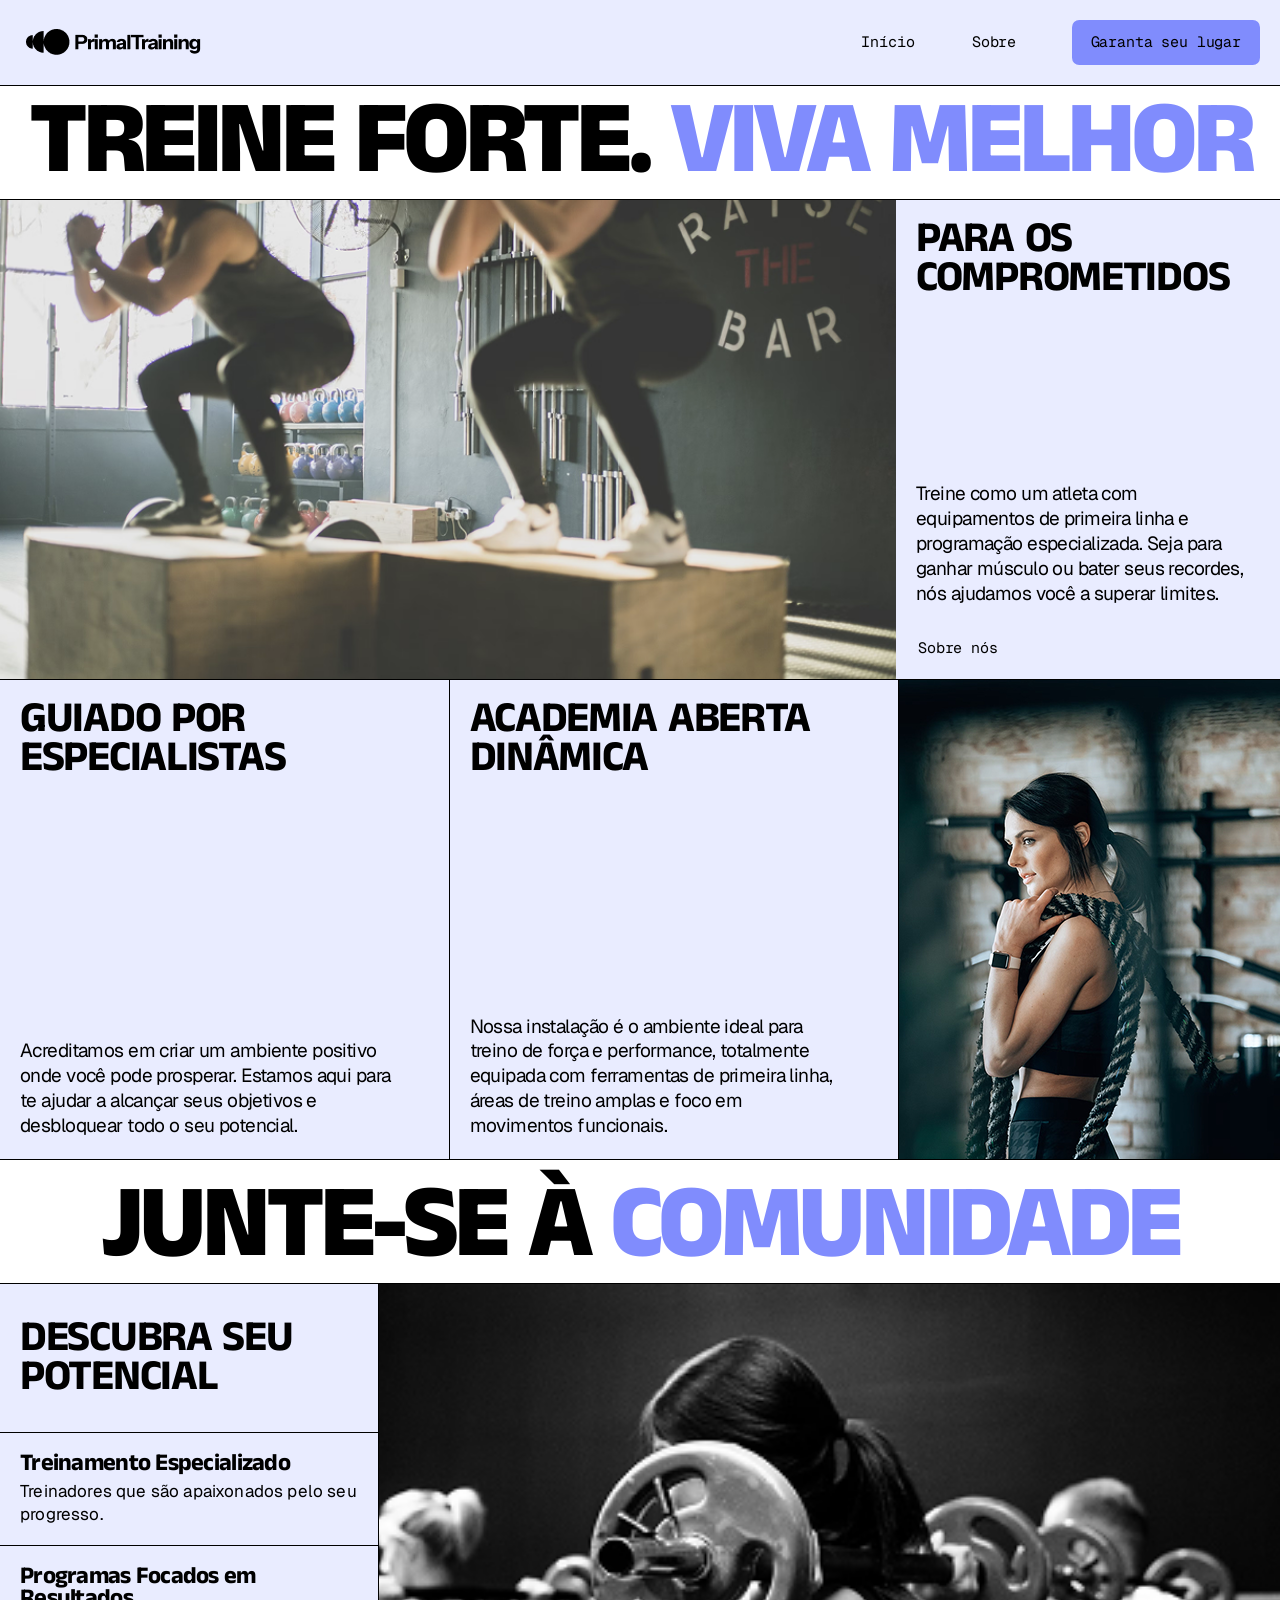
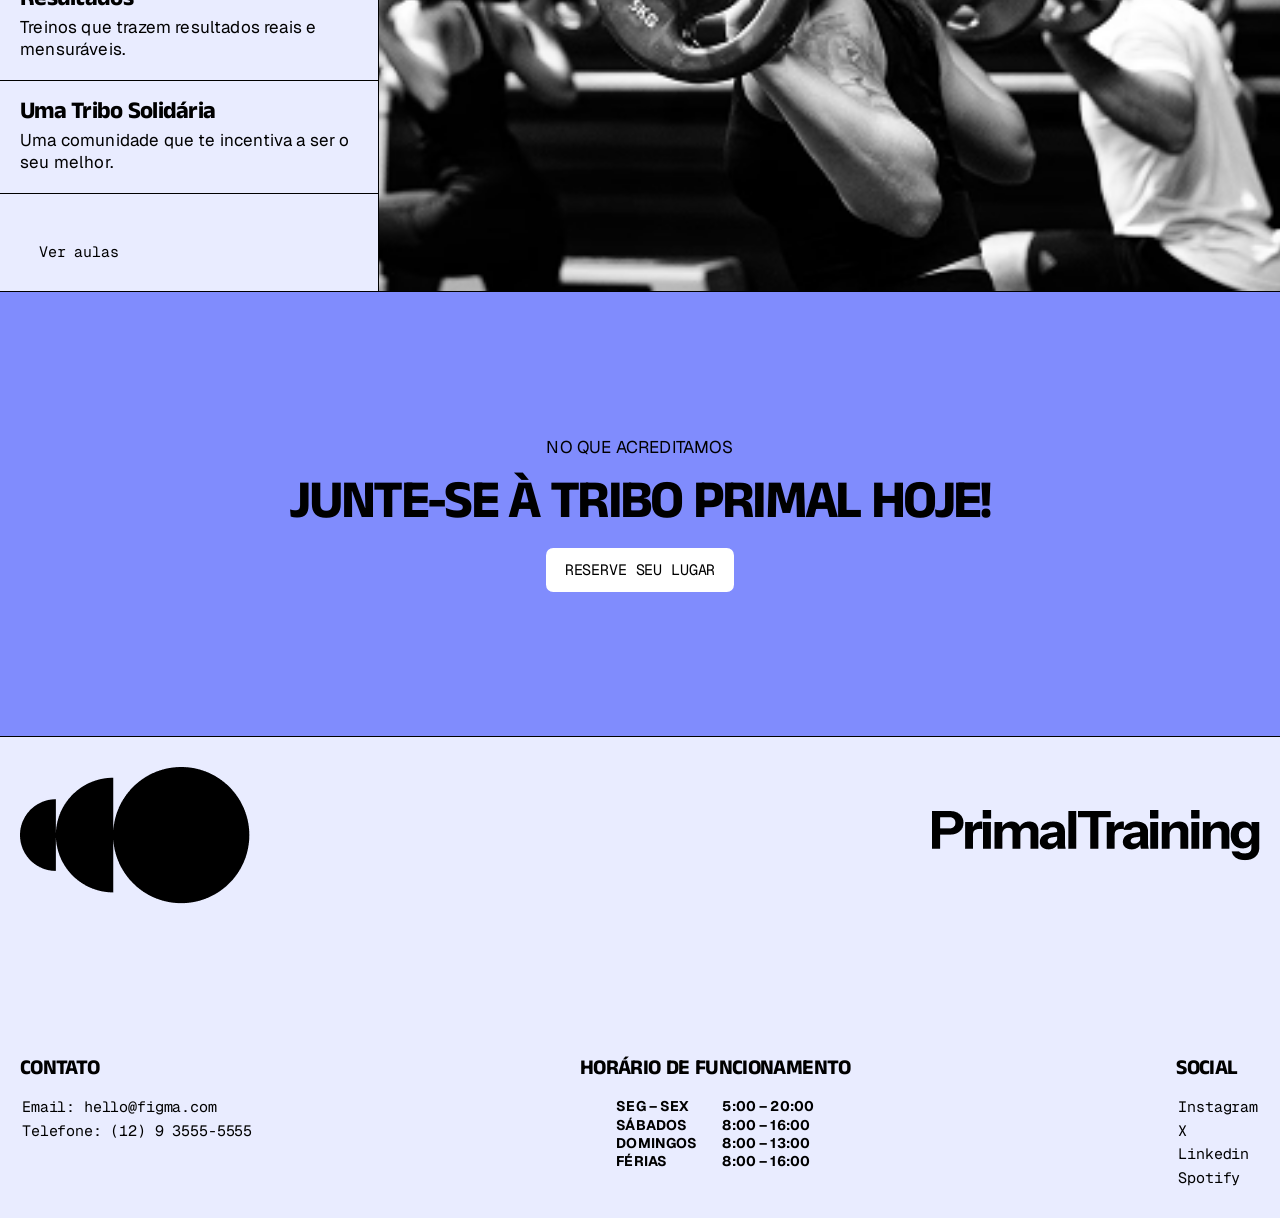
<file: index.html>
<!DOCTYPE html>
<html lang="pt-Br">

<head>
    <meta charset="UTF-8">
    <meta name="viewport" content="width=device-width, initial-scale=1.0">
    <meta name="description"
        content="Primal Training: treino de força e condicionamento funcional com treinadores especialistas e uma comunidade que te impulsiona.">
    <meta name="theme-color" content="#E9ECFF">

    <link rel="stylesheet" href="./assets/css/style.css">
    <link rel="stylesheet" href="./assets/css/responsive.css">

    <link rel="preconnect" href="https://fonts.googleapis.com">
    <link rel="preconnect" href="https://fonts.gstatic.com" crossorigin>
    <link
        href="https://fonts.googleapis.com/css2?family=Anek+Tamil:wght@100..800&family=Geist+Mono:ital,wght@0,100..900;1,100..900&family=Geist:ital,wght@0,100..900;1,100..900&display=swap"
        rel="stylesheet">

    <title>PrimalTraining</title>

    <link rel="shortcut icon" href="./assets/img/vector/logo/Vector.png" type="image/x-icon">
</head>

<body>
    <!-- header -->
    <header>
        <a href="index.html" aria-label="PrimalTraining - página inicial">
            <img src="./assets/img/vector/logo/Logo.png" alt="PrimalTraining">
        </a>

        <nav aria-label="Principal">
            <a class="nav-link" href="index.html" aria-current="page">Início</a>
            <a class="nav-link" href="about.html">Sobre</a>
            <a class="nav-button" href="reserve.html">Garanta seu lugar</a>
        </nav>
    </header>

    <!-- main -->
    <main>
        <!-- beginning -->
        <section class="beginning">
            <h1>TREINE FORTE. <span>VIVA MELHOR</span></h1>
        </section>

        <!-- about -->
        <section class="about">
            <div class="about-img">
                <img src="./assets/img/Image-woman(4).png" alt="Mulher fazendo agachamento" fetchpriority="high"
                    decoding="async">
            </div>

            <div class="about-text">
                <h2>PARA OS COMPROMETIDOS</h2>

                <div class="about-text-p">
                    <p>Treine como um atleta com equipamentos de primeira linha e programação especializada. Seja para
                        ganhar músculo ou bater seus recordes, nós ajudamos você a superar limites.</p>

                    <a href="about.html">Sobre nós</a>
                </div>
            </div>
        </section>

        <!-- experience -->
        <section class="experience">
            <div class="experience-div">
                <h2>GUIADO POR ESPECIALISTAS</h2>

                <p>Acreditamos em criar um ambiente positivo onde você pode prosperar. Estamos aqui para te ajudar a
                    alcançar seus objetivos e desbloquear todo o seu potencial.</p>
            </div>

            <div class="experience-div">
                <h2>ACADEMIA ABERTA DINÂMICA</h2>

                <p>Nossa instalação é o ambiente ideal para treino de força e performance, totalmente equipada com
                    ferramentas de primeira linha, áreas de treino amplas e foco em movimentos funcionais.</p>
            </div>

            <div class="experience-img">
                <img src="./assets/img/Image-woman(5).png" alt="Aluna treinando na Primal Training" loading="lazy"
                    decoding="async">
            </div>
        </section>

        <!-- comunity -->
        <section class="comunity">
            <h1>JUNTE-SE À <span>COMUNIDADE</span></h1>
        </section>

        <!-- class -->
        <section class="class">
            <div class="class-class">
                <div class="class-title">
                    <h2>DESCUBRA SEU POTENCIAL</h2>
                </div>

                <div class="class-about">
                    <h4>Treinamento Especializado</h4>

                    <p>Treinadores que são apaixonados pelo seu progresso.</p>
                </div>

                <div class="class-about">
                    <h4>Programas Focados em Resultados</h4>

                    <p>Treinos que trazem resultados reais e mensuráveis.</p>
                </div>

                <div class="class-about">
                    <h4>Uma Tribo Solidária</h4>

                    <p>Uma comunidade que te incentiva a ser o seu melhor.</p>
                </div>

                <a href="reserve.html">Ver aulas</a>
            </div>

            <div class="class-img">
                <img src="./assets/img/Image-woman(2).png" alt="Aluna em aula na Primal Training" loading="lazy"
                    decoding="async"">
            </div>
        </section>

        <!-- reserve -->
        <section class=" reserve">
                <div class="reserve-text">
                    <p>NO QUE ACREDITAMOS</p>

                    <h3>JUNTE-SE À TRIBO PRIMAL HOJE!</h3>

                    <a href="reserve.html">RESERVE SEU LUGAR</a>
                </div>
        </section>
    </main>

    <!-- footer -->
    <footer>
        <!-- logo -->
        <section class="logo">
            <img src="./assets/img/vector/logo/Vector (1).png" alt="vector-logo" loading="lazy" decoding="async">
            <img src="./assets/img/vector/logo/PrimalTraining.png" alt="PrimalTraining" loading="lazy" decoding="async">
        </section>

        <!-- contact -->
        <section class="contact">
            <div class="contact-text">
                <h5>CONTATO</h5>

                <div class="address">
                    <a href="mailto:seuemail@exemplo.com">Email: hello@figma.com</a>
                    <a href="tel:+12935555555">Telefone: (12) 9 3555-5555</a>
                </div>
            </div>

            <div class="contact-hours">
                <h5>HORÁRIO DE FUNCIONAMENTO</h5>

                <div class="days-hours">
                    <div class="days">
                        <p>SEG – SEX</p>
                        <p>SÁBADOS</p>
                        <p>DOMINGOS</p>
                        <p>FÉRIAS</p>
                    </div>

                    <div class="hours">
                        <p>5:00 – 20:00</p>
                        <p>8:00 – 16:00</p>
                        <p>8:00 – 13:00</p>
                        <p>8:00 – 16:00</p>
                    </div>
                </div>
            </div>

            <div class="contact-social">
                <h5>SOCIAL</h5>

                <div class="social-link">
                    <a href="https://www.instagram.com/" target="_blank" rel="noopener noreferrer">Instagram</a>
                    <a href="https://x.com/" target="_blank" rel="noopener noreferrer">X</a>
                    <a href="https://br.linkedin.com/" target="_blank" rel="noopener noreferrer">Linkedin</a>
                    <a href="https://open.spotify.com/intl-pt/" target="_blank" rel="noopener noreferrer">Spotify</a>
                </div>
            </div>
        </section>
    </footer>

    <script src="./assets/js/script.js" defer></script>
</body>

</html>
</file>
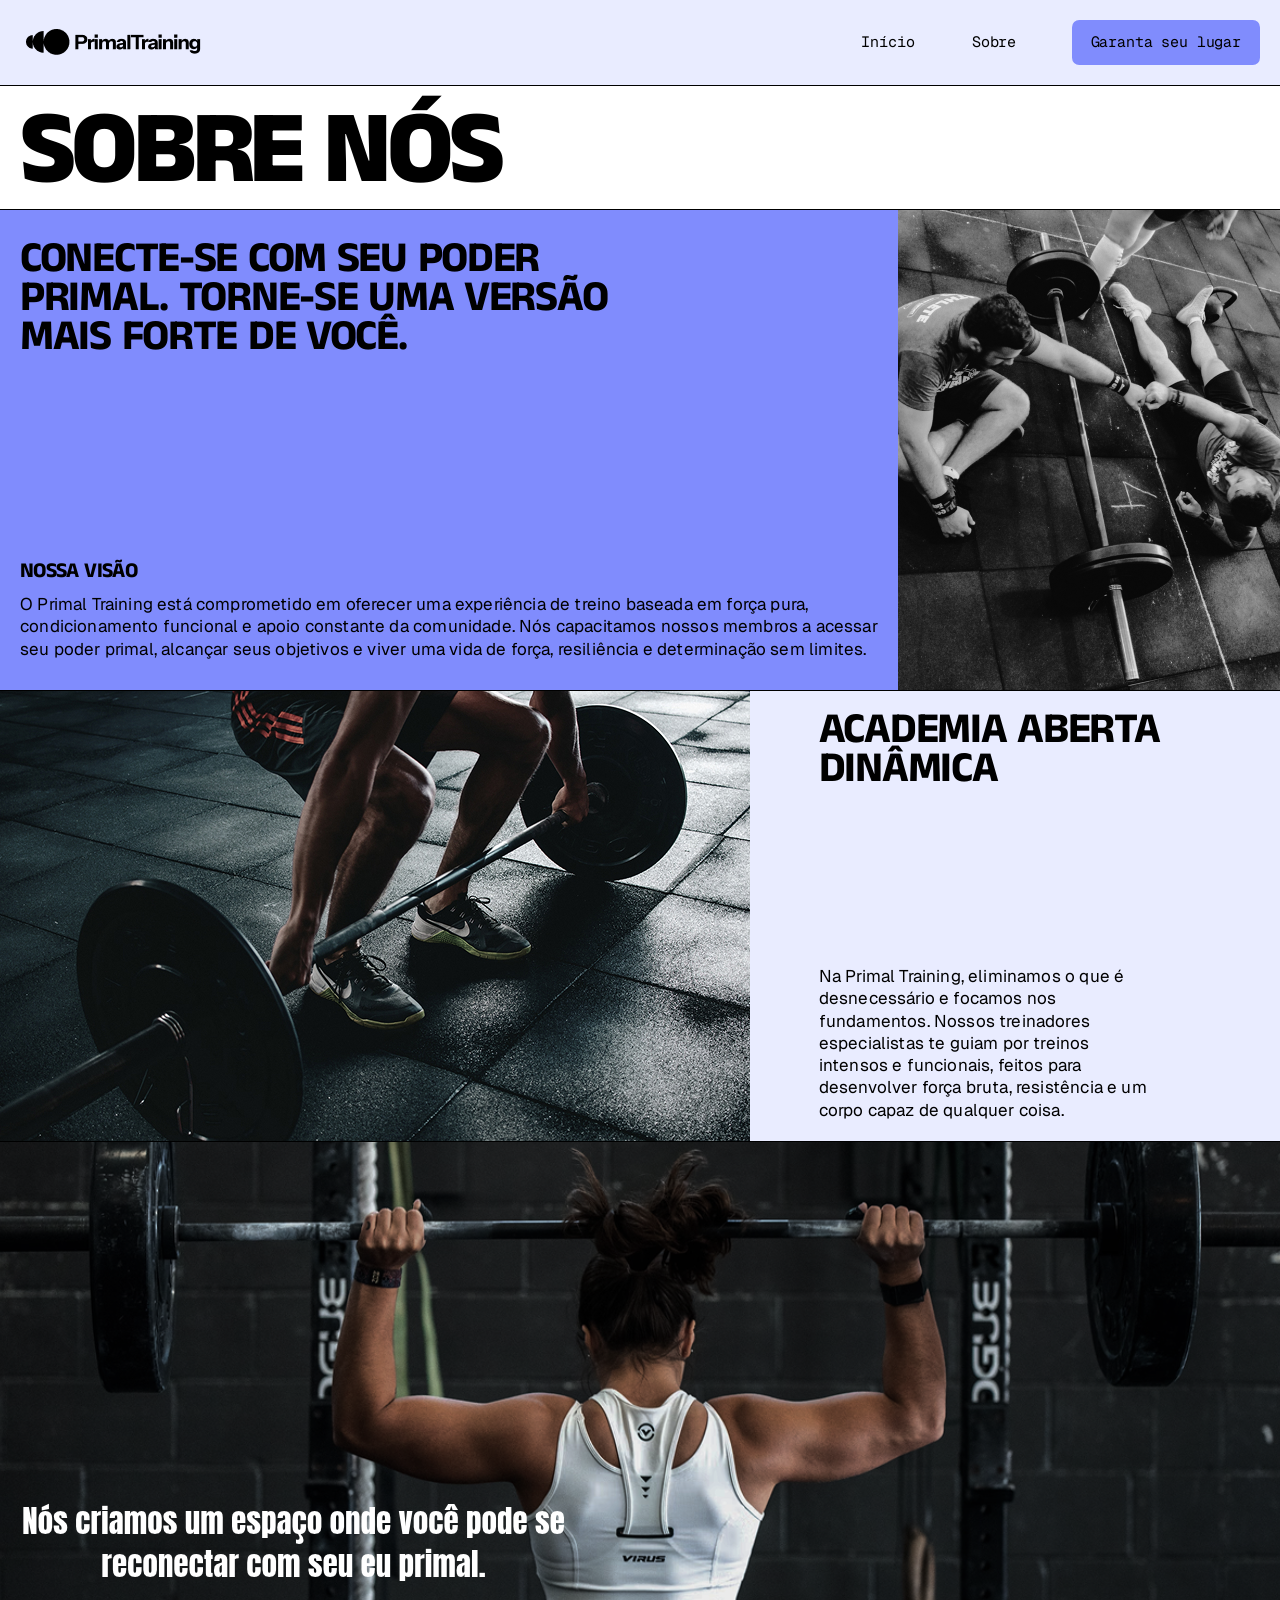
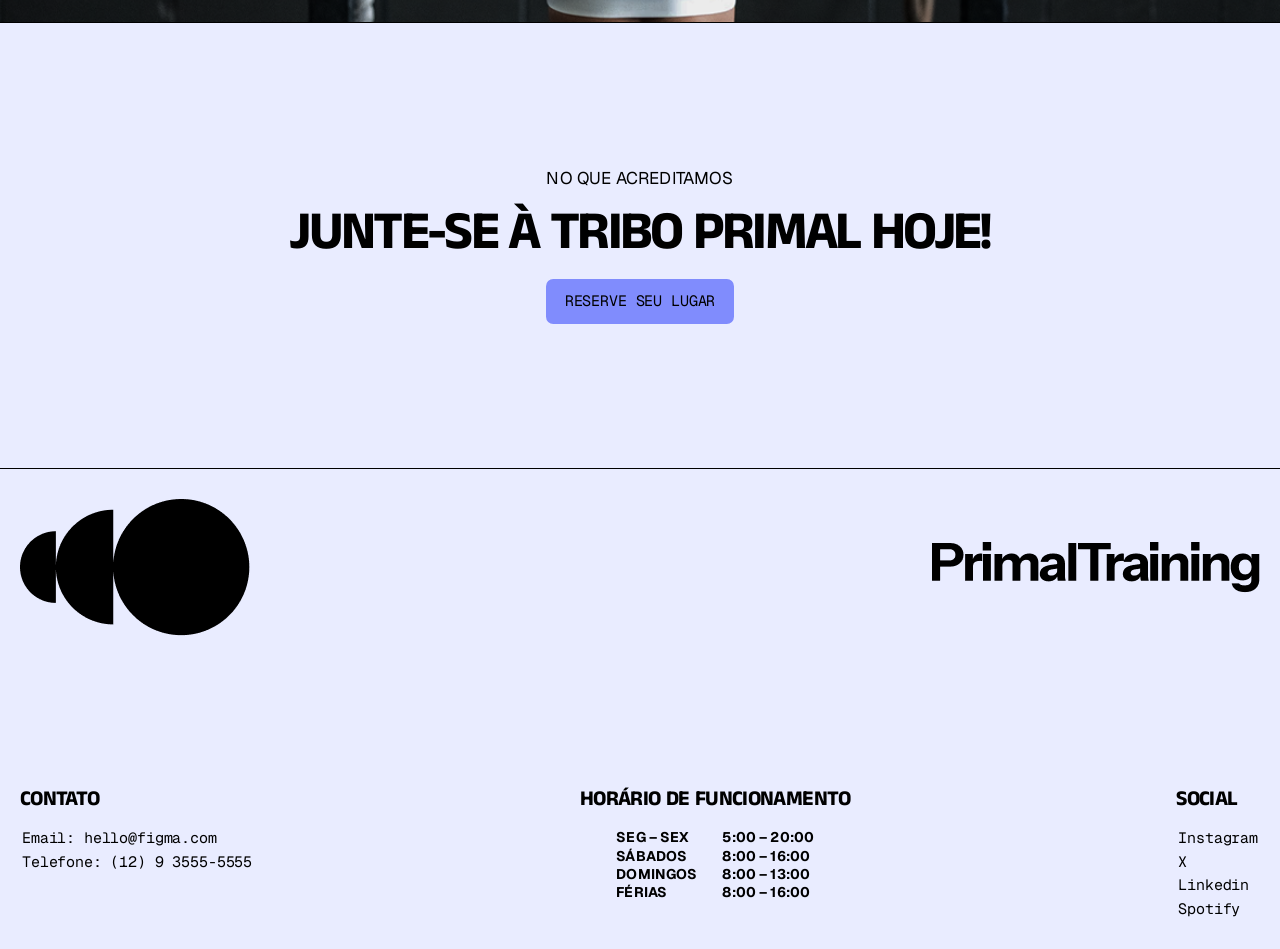
<file: about.html>
<!DOCTYPE html>
<html lang="pt-BR">

<head>
    <meta charset="UTF-8">
    <meta name="viewport" content="width=device-width, initial-scale=1.0">
    <meta name="description"
        content="Conheça a visão da Primal Training: força pura, condicionamento funcional e apoio constante da comunidade.">
    <meta name="theme-color" content="#E9ECFF">

    <link rel="stylesheet" href="./assets/css/style.css">
    <link rel="stylesheet" href="./assets/css/responsive.css">

    <link rel="preconnect" href="https://fonts.googleapis.com">
    <link rel="preconnect" href="https://fonts.gstatic.com" crossorigin>
    <link
        href="https://fonts.googleapis.com/css2?family=Anek+Tamil:wght@100..800&family=Geist+Mono:ital,wght@0,100..900;1,100..900&family=Geist:ital,wght@0,100..900;1,100..900&display=swap"
        rel="stylesheet">

    <title>PrimalTraining - Sobre nós</title>

    <link rel="shortcut icon" href="./assets/img/vector/logo/Vector.png" type="image/x-icon">
</head>

<body>
    <!-- header -->
    <header>
        <a href="index.html" aria-label="PrimalTraining - página inicial">
            <img src="./assets/img/vector/logo/Logo.png" alt="PrimalTraining">
        </a>

        <nav aria-label="Principal">
            <a class="nav-link" href="index.html">Início</a>
            <a class="nav-link" href="about.html" aria-current="page">Sobre</a>
            <a class="nav-button" href="reserve.html">Garanta seu lugar</a>
        </nav>
    </header>

    <!-- main -->
    <main>
        <!-- beginning-about -->
        <section class="beginning-about">
            <h1>SOBRE NÓS</h1>
        </section>

        <!-- info -->
        <section class="info">
            <div class="info-text">
                <h2>CONECTE-SE COM SEU PODER PRIMAL. TORNE-SE UMA VERSÃO MAIS FORTE DE VOCÊ.</h2>

                <div class="info-text-div2">
                    <h5>NOSSA VISÃO</h5>

                    <p>O Primal Training está comprometido em oferecer uma experiência de treino baseada em força pura,
                        condicionamento funcional e apoio constante da comunidade. Nós capacitamos nossos membros a
                        acessar
                        seu poder primal, alcançar seus objetivos e viver uma vida de força, resiliência e determinação
                        sem
                        limites.</p>
                </div>
            </div>

            <div class="info-img">
                <img src="./assets/img/Image-man.jpg" alt="Aluno treinando na Primal Training" fetchpriority="high"
                    decoding="async">
            </div>
        </section>

        <!-- info-2 -->
        <section class="info-2">
            <div class="indo-2-img">
                <img src="./assets/img/Image-2.jpg" alt="Área de treino da academia" loading="lazy" decoding="async">
            </div>

            <div class="info-2-text">
                <h2>ACADEMIA ABERTA DINÂMICA</h2>

                <p>Na Primal Training, eliminamos o que é desnecessário e focamos nos fundamentos. Nossos treinadores
                    especialistas te guiam por treinos intensos e funcionais, feitos para desenvolver força bruta,
                    resistência e um corpo capaz de qualquer coisa.</p>
            </div>
        </section>

        <!-- image -->
        <section class="image">
            <img src="./assets/img/Inserir um título.png" alt="Banner da Primal Training" loading="lazy"
                decoding="async">
        </section>

        <!-- about-reserve -->
        <section class="about-reserve">
            <div class="about-reserve-text">
                <p>NO QUE ACREDITAMOS</p>

                <h3>JUNTE-SE À TRIBO PRIMAL HOJE!</h3>

                <a href="reserve.html">RESERVE SEU LUGAR</a>
            </div>
        </section>
    </main>

    <!-- footer -->
    <footer>
        <!-- logo -->
        <section class="logo">
            <img src="./assets/img/vector/logo/Vector (1).png" alt="vector-logo" loading="lazy" decoding="async">
            <img src="./assets/img/vector/logo/PrimalTraining.png" alt="PrimalTraining" loading="lazy" decoding="async">
        </section>

        <!-- contact -->
        <section class="contact">
            <div class="contact-text">
                <h5>CONTATO</h5>

                <div class="address">
                    <a href="mailto:seuemail@exemplo.com">Email: hello@figma.com</a>
                    <a href="tel:+12935555555">Telefone: (12) 9 3555-5555</a>
                </div>
            </div>

            <div class="contact-hours">
                <h5>HORÁRIO DE FUNCIONAMENTO</h5>

                <div class="days-hours">
                    <div class="days">
                        <p>SEG – SEX</p>
                        <p>SÁBADOS</p>
                        <p>DOMINGOS</p>
                        <p>FÉRIAS</p>
                    </div>

                    <div class="hours">
                        <p>5:00 – 20:00</p>
                        <p>8:00 – 16:00</p>
                        <p>8:00 – 13:00</p>
                        <p>8:00 – 16:00</p>
                    </div>
                </div>
            </div>

            <div class="contact-social">
                <h5>SOCIAL</h5>

                <div class="social-link">
                    <a href="https://www.instagram.com/" target="_blank" rel="noopener noreferrer">Instagram</a>
                    <a href="https://x.com/" target="_blank" rel="noopener noreferrer">X</a>
                    <a href="https://br.linkedin.com/" target="_blank" rel="noopener noreferrer">Linkedin</a>
                    <a href="https://open.spotify.com/intl-pt/" target="_blank" rel="noopener noreferrer">Spotify</a>
                </div>
            </div>
        </section>
    </footer>

    <script src="./assets/js/script.js" defer></script>
</body>

</html>
</file>
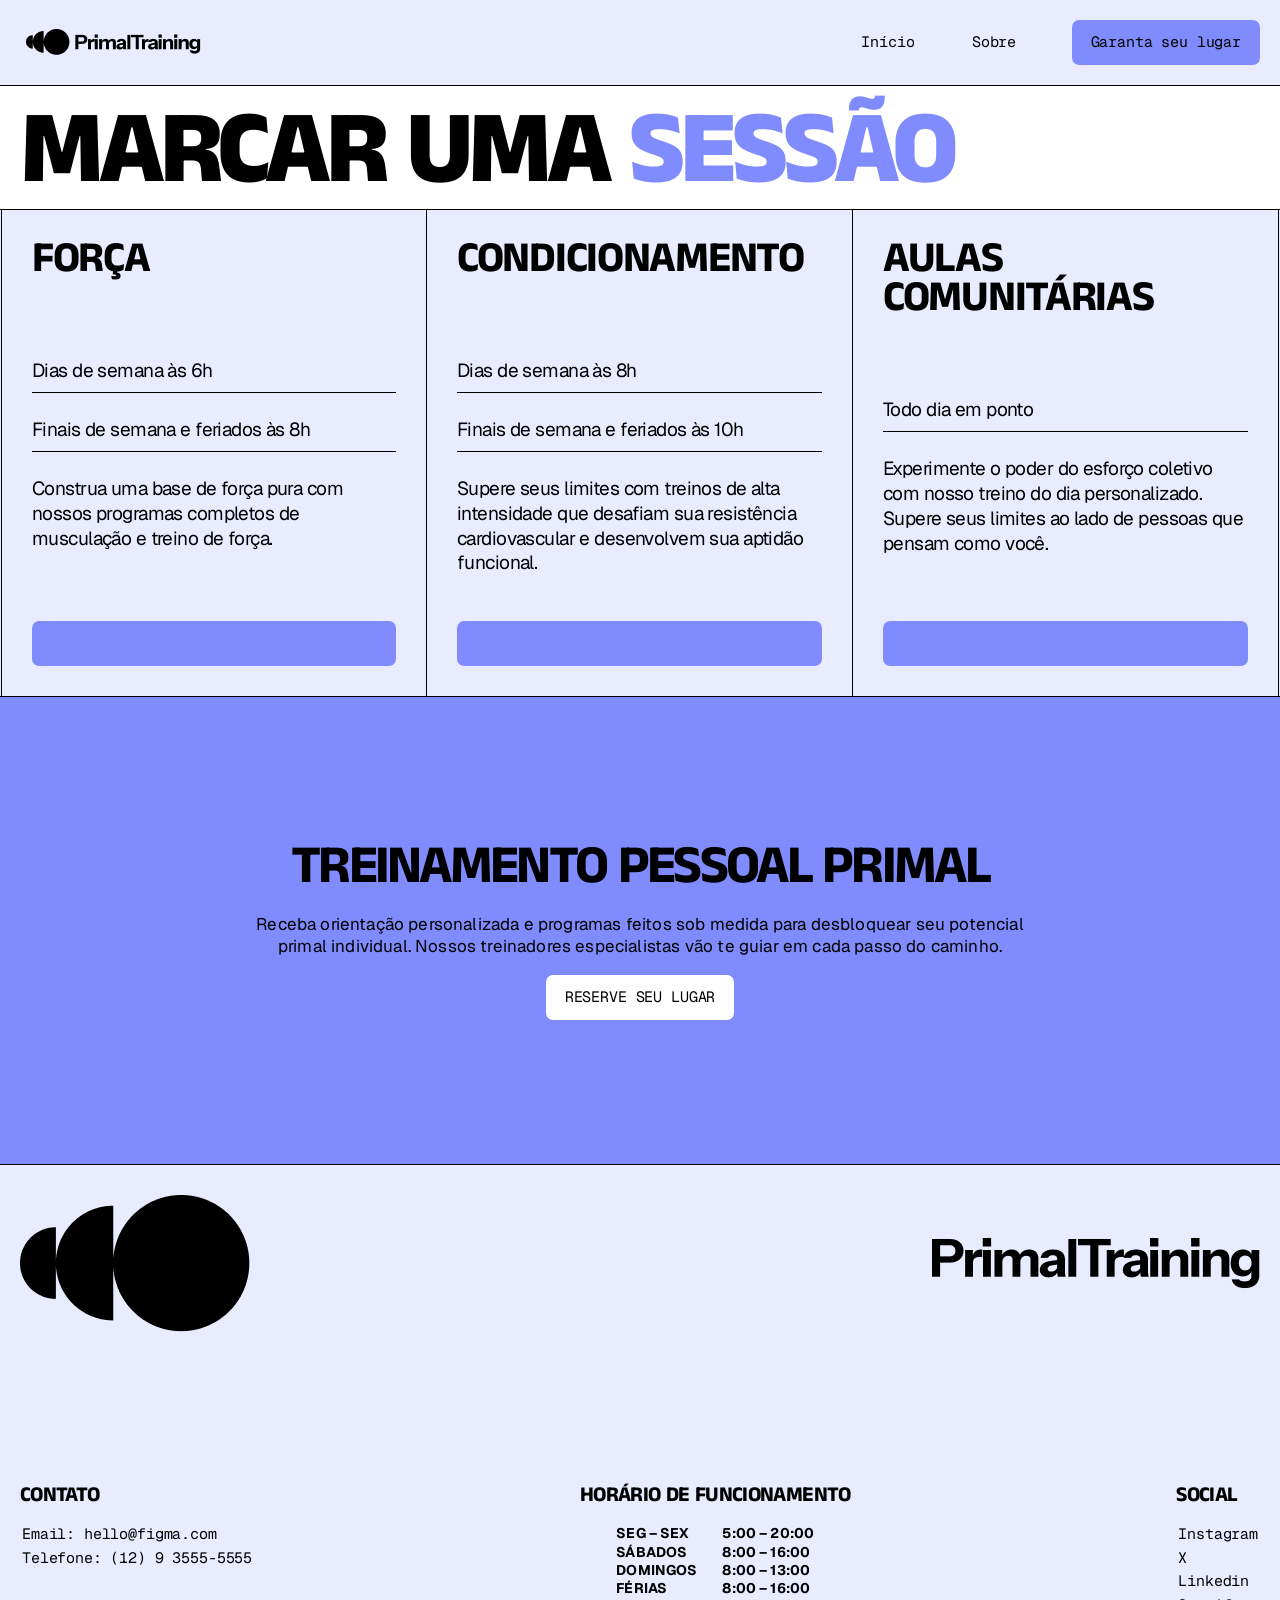
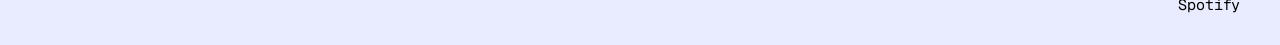
<file: reserve.html>
<!DOCTYPE html>
<html lang="pt-BR">

<head>
    <meta charset="UTF-8">
    <meta name="viewport" content="width=device-width, initial-scale=1.0">
    <meta name="description"
        content="Reserve sua sessão de força, condicionamento ou aula comunitária na Primal Training.">
    <meta name="theme-color" content="#E9ECFF">

    <link rel="stylesheet" href="./assets/css/style.css">
    <link rel="stylesheet" href="./assets/css/responsive.css">

    <link rel="preconnect" href="https://fonts.googleapis.com">
    <link rel="preconnect" href="https://fonts.gstatic.com" crossorigin>
    <link
        href="https://fonts.googleapis.com/css2?family=Anek+Tamil:wght@100..800&family=Geist+Mono:ital,wght@0,100..900;1,100..900&family=Geist:ital,wght@0,100..900;1,100..900&display=swap"
        rel="stylesheet">

    <title>PrimalTraining - Reserva</title>

    <link rel="shortcut icon" href="./assets/img/vector/logo/Vector.png" type="image/x-icon">
</head>

<body>
    <!-- header -->
    <header>
        <a href="index.html" aria-label="PrimalTraining - página inicial">
            <img src="./assets/img/vector/logo/Logo.png" alt="PrimalTraining">
        </a>

        <nav>
            <a class="nav-link" href="index.html">Início</a>
            <a class="nav-link" href="about.html">Sobre</a>
            <a class="nav-button" href="reserve.html" aria-current="page">Garanta seu lugar</a>
        </nav>
    </header>

    <!-- main -->
    <main>
        <!-- beginning-reserve -->
        <section class="beginning-reserve">
            <h1>MARCAR UMA <span>SESSÃO</span></h1>
        </section>

        <!-- sessions -->
        <section class="sessions">
            <div class="sessions-div">
                <div class="sessions-div-text">
                    <h2>FORÇA</h2>

                    <div class="sessions-text-text">
                        <p>Dias de semana às 6h</p>
                        <p>Finais de semana e feriados às 8h</p>
                        <p class="sessions-p">Construa uma base de força pura com nossos programas completos de
                            musculação e treino de
                            força.
                        </p>
                    </div>
                </div>

                <button type="button">R$ 75,99</button>
            </div>

            <div class="sessions-div-2">
                <div class="sessions-div-text-2">
                    <h2>CONDICIONAMENTO</h2>

                    <div class="sessions-text-text">
                        <p>Dias de semana às 8h</p>
                        <p>Finais de semana e feriados às 10h</p>
                        <p class="sessions-p">Supere seus limites com treinos de alta intensidade que desafiam sua
                            resistência cardiovascular e desenvolvem sua aptidão funcional.
                        </p>
                    </div>
                </div>

                <button type="button">R$ 99,99</button>
            </div>

            <div class="sessions-div-3">
                <div class="sessions-div-text-3">
                    <h2>AULAS COMUNITÁRIAS</h2>

                    <div class="sessions-text-text">
                        <p>Todo dia em ponto</p>
                        <p class="sessions-p">Experimente o poder do esforço coletivo com nosso treino do dia
                            personalizado. Supere seus limites ao lado de pessoas que pensam como você.
                        </p>
                    </div>
                </div>

                <button type="button">R$ 9,99</button>
            </div>
        </section>

        <!-- reserve-reserve -->
        <section class="reserve-reserve">
            <div class="reserve-reserve-text">
                <h3>TREINAMENTO PESSOAL PRIMAL</h3>

                <p>Receba orientação personalizada e programas feitos sob medida para desbloquear seu potencial primal
                    individual. Nossos treinadores especialistas vão te guiar em cada passo do caminho.</p>

                <button class="reserve-button" type="button">RESERVE SEU LUGAR</button>
            </div>
        </section>
    </main>

    <!-- footer -->
    <footer>
        <!-- logo -->
        <section class="logo">
            <img src="./assets/img/vector/logo/Vector (1).png" alt="vector-logo" loading="lazy" decoding="async">
            <img src="./assets/img/vector/logo/PrimalTraining.png" alt="PrimalTraining" loading="lazy" decoding="async">
        </section>

        <!-- contact -->
        <section class="contact">
            <div class="contact-text">
                <h5>CONTATO</h5>

                <div class="address">
                    <a href="mailto:seuemail@exemplo.com">Email: hello@figma.com</a>
                    <a href="tel:+12935555555">Telefone: (12) 9 3555-5555</a>
                </div>
            </div>

            <div class="contact-hours">
                <h5>HORÁRIO DE FUNCIONAMENTO</h5>

                <div class="days-hours">
                    <div class="days">
                        <p>SEG – SEX</p>
                        <p>SÁBADOS</p>
                        <p>DOMINGOS</p>
                        <p>FÉRIAS</p>
                    </div>

                    <div class="hours">
                        <p>5:00 – 20:00</p>
                        <p>8:00 – 16:00</p>
                        <p>8:00 – 13:00</p>
                        <p>8:00 – 16:00</p>
                    </div>
                </div>
            </div>

            <div class="contact-social">
                <h5>SOCIAL</h5>

                <div class="social-link">
                    <a href="https://www.instagram.com/" target="_blank" rel="noopener noreferrer">Instagram</a>
                    <a href="https://x.com/" target="_blank" rel="noopener noreferrer">X</a>
                    <a href="https://br.linkedin.com/" target="_blank" rel="noopener noreferrer">Linkedin</a>
                    <a href="https://open.spotify.com/intl-pt/" target="_blank" rel="noopener noreferrer">Spotify</a>
                </div>
            </div>
        </section>
    </footer>

    <!-- form -->
    <form class="form-help" action="https://formcarry.com/s/_xdDOt3_zpa" method="POST" enctype="multipart/form-data"
        role="dialog" aria-modal="true" aria-label="Reserve seu lugar" inert>
        <select class="form-select" name="sessao" aria-label="Sessão" required>
            <option class="select-option" value="" selected disabled>-- Selecione uma sessão --</option>
            <option value="forca">-- Força - R$ 75,99 --</option>
            <option value="condicionamento">-- Condicionamento - R$ 99,99 --</option>
            <option value="aula">-- Aula Comunitária - R$ 9,99 --</option>
        </select>

        <input class="input-name" type="text" name="nome" placeholder="SEU NOME" aria-label="Seu nome"
            autocomplete="name" required>

        <input class="input-number" type="tel" name="telefone" placeholder="(00) 0 0000-0000" aria-label="Seu telefone"
            autocomplete="tel" inputmode="tel" maxlength="16" pattern="\(\d{2}\) \d \d{4}-\d{4}"
            title="Use o formato (00) 0 0000-0000" required>

        <input class="input-email" type="email" name="email" placeholder=" SEU EMAIL" aria-label="Seu email"
            autocomplete="email" required>

        <input class="input-data" type="date" name="data" aria-label="Data da sessão" required>
        <!-- <input type="datetime-local" name="datahora" required> -->

        <select class="form-select" name="hora" required>
            <option class="select-option" value="" selected disabled>-- Selecione um horário --</option>
            <option value="05:00">05:00</option>
            <option value="06:00">06:00</option>
            <option value="07:00">07:00</option>
            <option value="08:00">08:00</option>
            <option value="09:00">09:00</option>
            <option value="10:00">10:00</option>
            <option value="11:00">11:00</option>
            <option value="12:00">12:00</option>
            <option value="13:00">13:00</option>
            <option value="14:00">14:00</option>
            <option value="15:00">15:00</option>
            <option value="16:00">16:00</option>
            <option value="17:00">17:00</option>
            <option value="18:00">18:00</option>
            <option value="19:00">19:00</option>
            <option value="20:00">20:00</option>
        </select>

        <textarea class="input-text" name="problema" aria-label="O que mais te incomoda e quer melhorar"
            placeholder="DIGITE O QUE MAIS TE INCOMODA E QUER MELHORAR!" required></textarea>

        <p class="form-status" role="status" aria-live="polite"></p>

        <button class="form-reserve-button" type="submit">RESERVE SEU LUGAR</button>
    </form>

    <!-- mask -->
    <div class="form-mask"></div>

    <script src="./assets/js/script.js" defer></script>
</body>

</html>
</file>
<file: assets/css/style.css>
/* style global */
:root {
    /* color */
    --txt-color-black: #000000;
    --txt-color-blue: #808CFD;
    --txt-color-white: #FFFFFF;

    /* background-color */
    --background-color-black: #000000;
    --background-color-blue: #808CFD;
    --background-color-light-grey: #E9ECFF;
    --background-color-white: #FFFFFF;

    /* layout */
    --max-width: 1440px;
    --gutter: 20px;
    --line: 1px solid var(--background-color-black);
    --radius-btn: 7.25px;

    /* typography */
    --primary-font: "Anek Tamil", sans-serif;
    --secondary-font: "Geist", sans-serif;
    --tertiary-font: "Geist Mono", monospace;

    /* font-size */
    --p3-font-size: 0.875rem;
    --a-btn-font-size: 0.9375rem;
    --p2-font-size: 1.0625rem;
    --p1-font-size: 1.1875rem;
    --h5-font-size: clamp(1.125rem, 0.4vw + 1rem, 1.375rem);
    --h4-font-size: clamp(1.25rem, 0.5vw + 1.1rem, 1.5625rem);
    --h2-font-size: clamp(1.75rem, 1.6vw + 1.4rem, 2.8125rem);
    --h3-font-size: clamp(2rem, 2.2vw + 1.6rem, 3.5625rem);
    --h1-font-size: clamp(2.75rem, 8.06vw, 7.25rem);

    /* font-weight */
    --p-1-2-a-btn-font-weight: 400;
    --h-2-3-4-5-p-3-font-weight: 700;
    --h1-font-weight: 800;

    /* font-family */
    --h-1-2-3-4-5-font-family: var(--primary-font);
    --p-1-2-3-font-family: var(--secondary-font);
    --a-btn-font-family: var(--tertiary-font);

    /* line-height */
    --h-2-4-line-height: 91%;
    --h3-line-height: 100%;
    --h1-a-btn-line-height: 110%;
    --h5-p-1-2-3-line-height: 131%;

    /* letter-spacing */
    --p-2-3-letter-spacing: 0.01em;
    --a-btn-letter-spacing: -0.01em;
    --h-2-4-5-p1-letter-spacing: -0.03em;
    --h-1-3-letter-spacing: -0.05em;
}

/*================================================================================= */
/* typography global */
h1,
h2,
h3,
h4,
h5 {
    overflow-wrap: break-word;
}

h1 {
    font: var(--h1-font-weight) var(--h1-font-size)/var(--h1-a-btn-line-height) var(--h-1-2-3-4-5-font-family);
    letter-spacing: var(--h-1-3-letter-spacing);
}

h2 {
    font: var(--h-2-3-4-5-p-3-font-weight) var(--h2-font-size)/var(--h-2-4-line-height) var(--h-1-2-3-4-5-font-family);
    letter-spacing: var(--h-2-4-5-p1-letter-spacing);
}

h3 {
    font: var(--h-2-3-4-5-p-3-font-weight) var(--h3-font-size)/var(--h3-line-height) var(--h-1-2-3-4-5-font-family);
    letter-spacing: var(--h-1-3-letter-spacing);
}

h4 {
    font: var(--h-2-3-4-5-p-3-font-weight) var(--h4-font-size)/var(--h-2-4-line-height) var(--h-1-2-3-4-5-font-family);
    letter-spacing: var(--h-2-4-5-p1-letter-spacing);
}

h5 {
    font: var(--h-2-3-4-5-p-3-font-weight) var(--h5-font-size)/var(--h5-p-1-2-3-line-height) var(--h-1-2-3-4-5-font-family);
    letter-spacing: var(--h-2-4-5-p1-letter-spacing);
}

a {
    border: 2px solid transparent;

    text-decoration: none;
}

button {
    border: 2px solid transparent;

    cursor: pointer;
}

a,
button {
    font: var(--p-1-2-a-btn-font-weight) var(--a-btn-font-size)/var(--h1-a-btn-line-height) var(--a-btn-font-family);
    letter-spacing: var(--a-btn-letter-spacing);
}

/*================================================================================= */
/* reset global */
*,
*::before,
*::after {
    margin: 0;
    padding: 0;
    box-sizing: border-box;
}

html {
    -webkit-text-size-adjust: 100%;
    text-size-adjust: 100%;
}

img {
    display: block;
    max-width: 100%;
    height: auto;
}

/*================================================================================ */
/* index.html */

/* start */
body {
    display: flex;
    flex-direction: column;
    align-items: center;

    width: 100%;
    min-height: 100vh;
    min-height: 100dvh;

    font-family: var(--secondary-font);

    background-color: var(--background-color-light-grey);
}

header,
main,
footer {
    width: 100%;
    max-width: var(--max-width);
}

/* header */
header {
    display: flex;
    align-items: center;
    justify-content: space-between;
    flex-wrap: wrap;

    gap: 16px 40px;
    padding: 20px var(--gutter);

    border-bottom: var(--line);

    background-color: var(--background-color-light-grey);
}

nav {
    display: flex;
    align-items: center;
    justify-content: center;
    flex-wrap: wrap;

    gap: 12px clamp(20px, 4.17vw, 60px);
}

nav a {
    color: var(--txt-color-black);
}

.nav-link {
    transition: 0.5s ease-in-out;
}

.nav-button,
.about-reserve-text a,
.form-reserve-button,
.sessions>div button {
    color: var(--txt-color-black);
    background-color: var(--background-color-blue);
}

.nav-button,
.about-reserve-text a,
.reserve-text a,
.reserve-reserve-text button,
.form-reserve-button,
.sessions>div button {
    padding: 12px 17px;

    border-radius: var(--radius-btn);

    text-align: center;

    transition: 0.5s ease;
}

/* main */
main {
    display: flex;
    flex-direction: column;
    align-items: center;
    justify-content: center;

    width: 100%;
    max-width: 1440px;
}

/* beginning */
.beginning,
.comunity,
.beginning-about,
.beginning-reserve {
    display: flex;

    width: 100%;

    border-bottom: var(--line);

    background-color: var(--background-color-white);
}

.beginning {
    align-items: center;
    justify-content: center;

    padding: 0 var(--gutter);
}

.beginning-about,
.beginning-reserve {
    padding: 10px var(--gutter) 0;
}

h1 span,
.comunity h2 span {
    color: var(--txt-color-blue);
}

/* about */
.about-img,
.experience-img,
.class-img,
.info-img,
.info-2-img {
    position: relative;

    overflow: hidden;
}

.about-img img,
.experience-img img,
.class-img img,
.info-img img,
.info-2-img img {
    position: absolute;
    inset: 0;

    width: 100%;
    height: 100%;

    object-fit: cover;
}

.about-text-p p,
.experience-div p,
.sessions-text-text p {
    font: var(--p-1-2-a-btn-font-weight) var(--p1-font-size)/var(--h5-p-1-2-3-line-height) var(--p-1-2-3-font-family);
    letter-spacing: var(--h-2-4-5-p1-letter-spacing);
}

.about {
    display: flex;

    width: 100%;
    min-height: 480px;

    border-bottom: var(--line);

    background-color: var(--background-color-light-grey);
}

.about-img {
    flex: 1 1 70%;

    min-width: 0;
}

.about-text {
    display: flex;
    flex-direction: column;
    justify-content: space-between;

    flex: 1 1 30%;

    gap: 40px;
    padding: var(--gutter);

    min-width: 300px;
}

.about-text h2 {
    max-width: 386px;
}

.about-text-p {
    display: flex;
    flex-direction: column;

    gap: 20px;
}

.about-text-p p {
    max-width: 375px;
}

.about-text-p a {
    padding-top: 12px;

    width: fit-content;

    transition: 0.5s ease-in-out;

    color: var(--txt-color-black);
}

/* experience */
.experience {
    display: flex;

    width: 100%;
    min-height: 480px;

    border-bottom: var(--line);

    background-color: var(--background-color-light-grey);
}

.experience-div {
    display: flex;
    flex-direction: column;
    justify-content: space-between;

    flex: 1 1 35%;

    gap: 40px;
    padding: var(--gutter);

    min-width: 0;

    border-right: var(--line);
}

.experience-div h2 {
    max-width: 388px;
}

.experience-div p {
    max-width: 375px;
}

.experience-img {
    flex: 1 1 29.65%;

    min-width: 0;

    background-color: var(--background-color-black);
}

/* comunity */
.comunity {
    align-items: center;
    justify-content: center;

    padding: 10px var(--gutter) 0;
}

.comunity h2 {
    font: var(--h1-font-weight) var(--h1-font-size)/var(--h1-a-btn-line-height) var(--h-1-2-3-4-5-font-family);
    letter-spacing: var(--h-1-3-letter-spacing);
}

/* class */
.class {
    display: flex;

    width: 100%;

    border-bottom: var(--line);

    background-color: var(--background-color-light-grey);
}

.class-class {
    display: flex;
    flex-direction: column;

    flex: 0 1 29.6%;

    min-width: 300px;

    border-right: var(--line);
}

.class-title {
    padding: 34.5px var(--gutter);
}

.class-title h2 {
    max-width: 350px;
}

.class-about {
    display: flex;
    flex-direction: column;

    gap: 6px;
    padding: var(--gutter);
}

.class-about p {
    max-width: 386px;
}

.class-about p,
.info-text p,
.info-2-text p,
.about-reserve-text p,
.reserve-text p,
.reserve-reserve-text p {
    font: var(--p-1-2-a-btn-font-weight) var(--p2-font-size)/var(--h5-p-1-2-3-line-height) var(--p-1-2-3-font-family);
    letter-spacing: var(--p-2-3-letter-spacing);
}

.class-class a {
    padding: 48px var(--gutter) 28px 37px;

    transition: 0.5s ease;

    color: var(--txt-color-black);
}

.class-title,
.class-about {
    border-bottom: var(--line);
}

.class-img {
    flex: 1 1 70%;

    min-width: 0;
    min-height: 480px;
}

/* reserve */
.reserve,
.about-reserve,
.reserve-reserve {
    display: flex;
    align-items: center;
    justify-content: center;

    width: 100%;
    padding: clamp(64px, 11.25vw, 162px) var(--gutter);

    border-bottom: var(--line);
}

.reserve,
.reserve-reserve {
    background-color: var(--background-color-blue);
}

.reserve-text,
.about-reserve-text,
.reserve-reserve-text {
    display: flex;
    flex-direction: column;
    align-items: center;
    justify-content: center;

    gap: 18px;

    text-align: center;
}

.reserve-text a,
.reserve-reserve-text button {
    color: var(--txt-color-black);
    background-color: var(--background-color-white);
}

.reserve-reserve-text p {
    max-width: 780px;
}

/* footer */
footer {
    display: flex;
    flex-direction: column;
    align-items: center;
    justify-content: center;

    gap: clamp(48px, 11.74vw, 169px);
    padding: 30px var(--gutter);
}

.logo {
    display: flex;
    align-items: center;
    justify-content: space-between;
    flex-wrap: wrap;

    gap: 20px;

    width: 100%;
}

.logo img {
    min-width: 0;
}

.contact {
    display: flex;
    justify-content: space-between;
    flex-wrap: wrap;

    gap: 40px;

    width: 100%;
}

.contact-text,
.contact-hours,
.contact-social {
    display: flex;
    flex-direction: column;

    gap: 15px;
}

.contact-hours {
    align-items: center;
}

.address {
    display: flex;
    flex-direction: column;

    gap: 3px;
}

.address a,
.social-link a {
    color: var(--txt-color-black);
}

.address,
.days,
.hours p {
    font: var(--h-2-3-4-5-p-3-font-weight) var(--p3-font-size)/var(--h5-p-1-2-3-line-height) var(--p-1-2-3-font-family);
    letter-spacing: var(--p-2-3-letter-spacing);
}

.days-hours {
    display: flex;

    gap: 25px;
}

.social-link {
    display: flex;
    flex-direction: column;

    gap: 3px;
}

/*================================================================================ */
/* about.html */

/* info */
.info {
    display: flex;

    width: 100%;

    border-bottom: var(--line);

    background-color: var(--background-color-blue);
}

.info-text {
    display: flex;
    flex-direction: column;
    justify-content: space-between;

    flex: 1 1 70%;

    gap: 40px;
    padding: 30px var(--gutter);

    min-width: 0;
}

.info-text h2 {
    width: 622px;
}

.info-text p {
    max-width: 914px;
}

.info-text-div2 {
    display: flex;
    flex-direction: column;

    gap: 8px;
}

.info-img {
    flex: 1 1 29.65%;

    min-width: 0;
    min-height: 480px;
}

/* info-2 */
.info-2 {
    display: flex;

    width: 100%;

    border-bottom: var(--line);
}

.info-2-img {
    flex: 0 1 52%;

    min-width: 0;
    min-height: 450px;
}

.info-2-text {
    display: flex;
    flex-direction: column;
    justify-content: space-between;

    flex: 0 1 37.6%;

    gap: 40px;
    padding: var(--gutter) clamp(20px, 9.4vw, 135px) var(--gutter) var(--gutter);

    margin-left: auto;
    min-width: 0;
}

.info-2-text h2,
.info-2-text p {
    max-width: 387px;
}

/* image */
.image {
    display: flex;

    width: 100%;

    border-bottom: var(--line);
}

.image img {
    width: 100%;

    object-fit: cover;
}

/*================================================================================ */
/* reserve.html */

/* sessions */
.sessions {
    display: grid;
    grid-template-columns: repeat(3, minmax(0, 426px));
    justify-content: center;

    width: 100%;

    border-bottom: var(--line);
}

.sessions>div {
    display: flex;
    flex-direction: column;
    justify-content: space-between;

    gap: 37px;
    padding: 30px;

    border-right: var(--line);
}

.sessions>div:first-child {
    border-left: var(--line);
}

.sessions>div>div {
    display: flex;
    flex-direction: column;

    gap: 80px;
}

.sessions-text-text {
    display: flex;
    flex-direction: column;

    gap: 25px;
}

.sessions-text-text p {
    padding-bottom: 8px;

    border-bottom: 1px solid var(--background-color-black);
}

.sessions-text-text .sessions-p {
    border-bottom: none;
}

.sessions>div button {
    padding: 12px 0;

    transition: color 0.5s ease-in-out, background-color 0.5s ease;

    color: transparent;
}

/*================================================================================= */
/* form */
.form-help {
    position: fixed;

    z-index: 4;

    top: 20%;
    left: -350px;

    transform: none;

    background-color: var(--background-color-light-grey);

    display: flex;
    flex-direction: column;

    gap: 20px;
    padding: 20px;

    border-radius: 5px;

    width: min(350px, calc(100vw - 32px));
    max-height: 58vh;

    overflow-y: auto;

    transition: 0.5s left ease-in-out;
}

.form-help input,
.form-select {
    width: 100%;
    height: 44px;

    padding-left: 10px;

    font-size: 16px;

    appearance: none;

    border-radius: 5px;
    border: 1px solid var(--txt-color-blue);

    outline-color: var(--background-color-blue);
}

.select-option {
    text-align: center;
}

.form-preços {
    padding-right: 34px;

    background: var(--background-color-white) url("data:image/svg+xml,%3Csvg xmlns='http://www.w3.org/2000/svg' width='12' height='8'%3E%3Cpath d='M1 1l5 5 5-5' fill='none' stroke='%23000' stroke-width='2'/%3E%3C/svg%3E") no-repeat right 12px center;
}

.form-help textarea {
    width: 100%;
    height: 100px;

    padding: 10px 0 0 10px;

    font-size: 16px;

    resize: vertical;

    border-radius: 5px;
    border: 1px solid var(--background-color-blue);

    outline-color: var(--background-color-blue);
}

.form-help .form-reserve-button {
    width: 100%;
    margin-top: 0;
}

/* mask */
.form-mask {
    width: 100%;
    height: 100%;

    position: fixed;

    top: 0;
    left: 0;

    background: linear-gradient(109deg, rgba(10, 12, 16, 0.99) 15%, rgba(10, 12, 16, 0.7) 50%, rgba(10, 12, 16, 0.99) 85%);

    z-index: 3;

    visibility: hidden;

    cursor: pointer;

    transition: 0.5s visibility ease-in-out;
}

/*================================================================================ */
/* hover em dispositivos com mouse */
@media (hover: hover) {

    .nav-link:hover,
    .about-text-p a:hover {
        border-bottom: 2px solid var(--background-color-blue);

        transform: scale(1.1);
    }

    .nav-button:hover,
    .about-reserve-text a:hover,
    .reserve-text a:hover,
    .reserve-reserve-text button:hover,
    .form-reserve-button:hover,
    .sessions>div button:hover {
        color: var(--txt-color-white);
        background-color: var(--background-color-black);
    }

    .class-class a:hover {
        color: var(--txt-color-blue);
    }
}

@media (hover: none) {
    .sessions>div button {
        color: var(--txt-color-black);
    }
}

.sessions>div button:focus-visible {
    color: var(--txt-color-white);
    background-color: var(--background-color-black);
}

:focus-visible {
    outline: 2px solid var(--background-color-black);
    outline-offset: 3px;
}

.form-help :focus-visible {
    outline-color: var(--background-color-blue);
}

@media (prefers-reduced-motion: reduce) {

    *,
    *::before,
    *::after {
        transition-duration: 0.01ms !important;
    }

    .nav-link:hover,
    .about-text-p a:hover {
        transform: none;
    }
}
</file>
<file: assets/css/responsive.css>
/* ================================================
 RESPONSIVE (desktop-first)
   ================================================ */

/* GLOBAL (header + footer, presentes em todas as paginas) */

/* ---------- ate 768px (tablet pequeno) ---------- */
@media screen and (max-width:768px) {
  header {
    padding: 16px;
  }

  nav {
    gap: 12px 24px;
  }

  footer {
    padding: 30px 16px;
  }

  .contact {
    flex-direction: column;

    gap: 32px;
  }

  .contact-hours {
    align-items: flex-start;
  }

  .beginning,
  .comunity,
  .beginning-about,
  .beginning-reserve {
    padding-left: 16px;
    padding-right: 16px;
  }
}

/* ---------- ate 480px (celular) ---------- */
@media screen and (max-width:480px) {
  header {
    flex-direction: column;
  }

  nav {
    justify-content: space-between;

    gap: 12px 16px;
    width: 100%;
  }

  .nav-button {
    padding: 10px 14px;
  }

  .logo {
    flex-direction: column;
    align-items: flex-start;
  }
}

/*================================================================================= */
/* index.html */

/* ---------- ate 1024px (tablet) ---------- */
@media screen and (max-width:1024px) {

  .about,
  .class {
    flex-direction: column;

    min-height: 0;
  }

  .about-img,
  .class-img {
    flex: 0 0 auto;

    min-height: 0;
    aspect-ratio: 2 / 1;
  }

  .about-text,
  .class-class {
    flex: 0 0 auto;

    min-width: 0;
  }

  .class-class {
    border-right: none;
    border-bottom: var(--line);
  }

  .experience {
    flex-wrap: wrap;

    min-height: 0;
  }

  .experience-div {
    flex: 1 1 50%;

    border-bottom: var(--line);
  }

  .experience-div:nth-child(2) {
    border-right: none;
  }

  .experience-img {
    flex: 1 1 100%;

    aspect-ratio: 2 / 1;
  }
}

/* ---------- ate 768px (tablet pequeno) ---------- */
@media screen and (max-width:768px) {

  .about-img,
  .class-img,
  .experience-img {
    aspect-ratio: 16 / 10;
  }

  .about-text {
    gap: 32px;
  }

  .experience-div {
    flex-basis: 100%;

    gap: 32px;

    border-right: none;
  }
}

/* ---------- ate 480px (celular) ---------- */
@media screen and (max-width:480px) {

  .about-img,
  .class-img,
  .experience-img {
    aspect-ratio: 4 / 3;
  }

  .about-text,
  .experience-div,
  .class-about {
    padding: 16px;
  }

  .class-title {
    padding: 24px 16px;
  }

  .class-class a {
    padding: 32px 16px 24px;
  }

  .reserve-text a {
    align-self: stretch;
  }
}

/*================================================================================= */
/* about.html */

/* ---------- ate 1024px (tablet) ---------- */
@media screen and (max-width:1024px) {

  .info,
  .info-2 {
    flex-direction: column;
  }

  .info-text,
  .info-img,
  .info-2-img,
  .info-2-text {
    flex: 0 0 auto;
  }

  .info-img,
  .info-2-img {
    min-height: 0;
    aspect-ratio: 2 / 1;
  }

  .info-2-text {
    margin-left: 0;
    padding: 24px var(--gutter) 32px;
  }
}

/* ---------- ate 768px (tablet pequeno) ---------- */
@media screen and (max-width:768px) {

  .info-img,
  .info-2-img {
    aspect-ratio: 16 / 10;
  }

  .info-text {
    gap: 32px;
  }

  .image img {
    min-height: 220px;
  }
}

/* ---------- ate 480px (celular) ---------- */
@media screen and (max-width:480px) {

  .info-img,
  .info-2-img {
    aspect-ratio: 4 / 3;
  }

  .info-text {
    padding: 24px 16px;
  }

  .info-2-text {
    padding: 24px 16px 32px;
  }

  .about-reserve-text a {
    align-self: stretch;
  }
}

/*================================================================================ */
/* reserve.html */

/* ---------- ate 1024px (tablet) ---------- */
@media screen and (max-width:1024px) {
  .sessions>div {
    gap: 32px;
    padding: 24px 20px;
  }

  .sessions>div>div {
    gap: 48px;
  }
}

/* ---------- ate 768px (tablet pequeno) ---------- */
@media screen and (max-width:768px) {
  .sessions {
    grid-template-columns: minmax(0, 1fr);
  }

  .sessions>div {
    padding: 24px 16px;

    border-right: none;
    border-bottom: var(--line);
  }

  .sessions>div:first-child {
    border-left: none;
  }

  .sessions>div:last-child {
    border-bottom: none;
  }
}

/* ---------- ate 480px (celular) ---------- */
@media screen and (max-width:480px) {
  .reserve-reserve-text button {
    align-self: stretch;
  }
}
</file>
